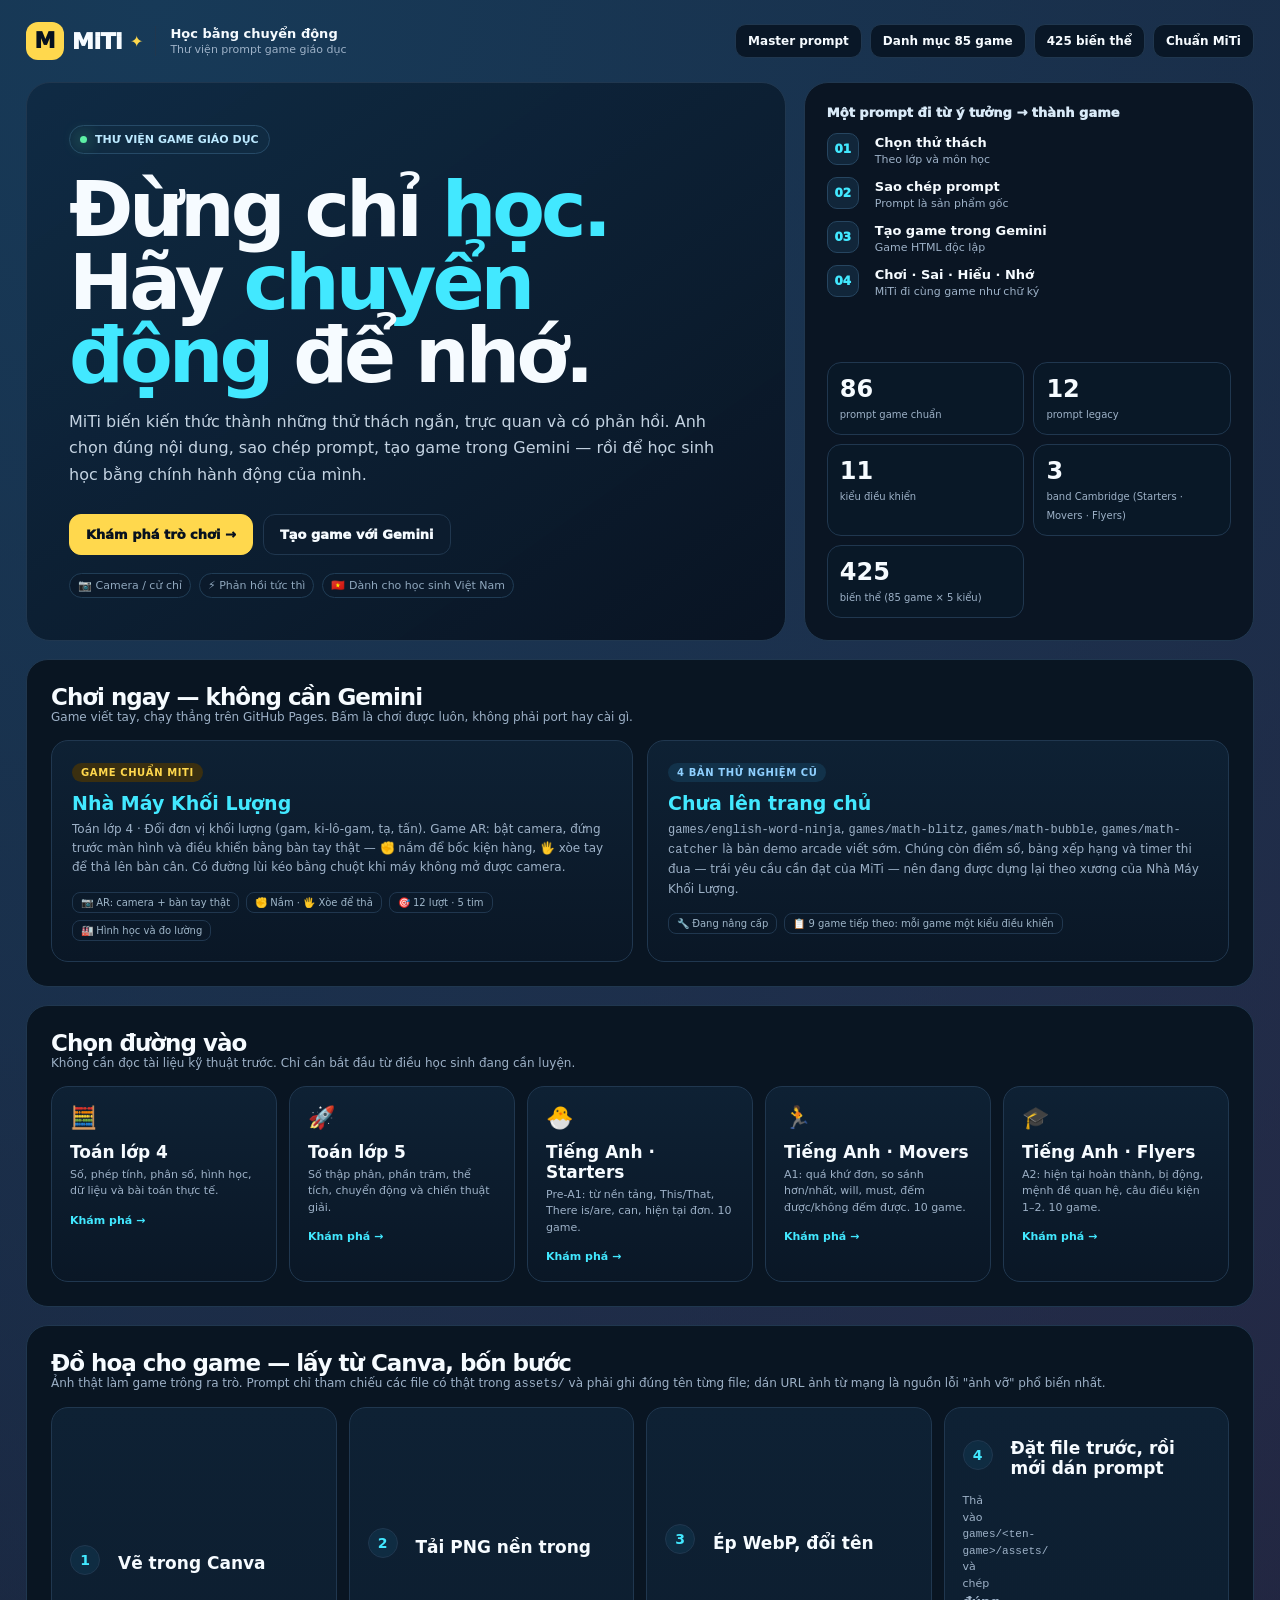
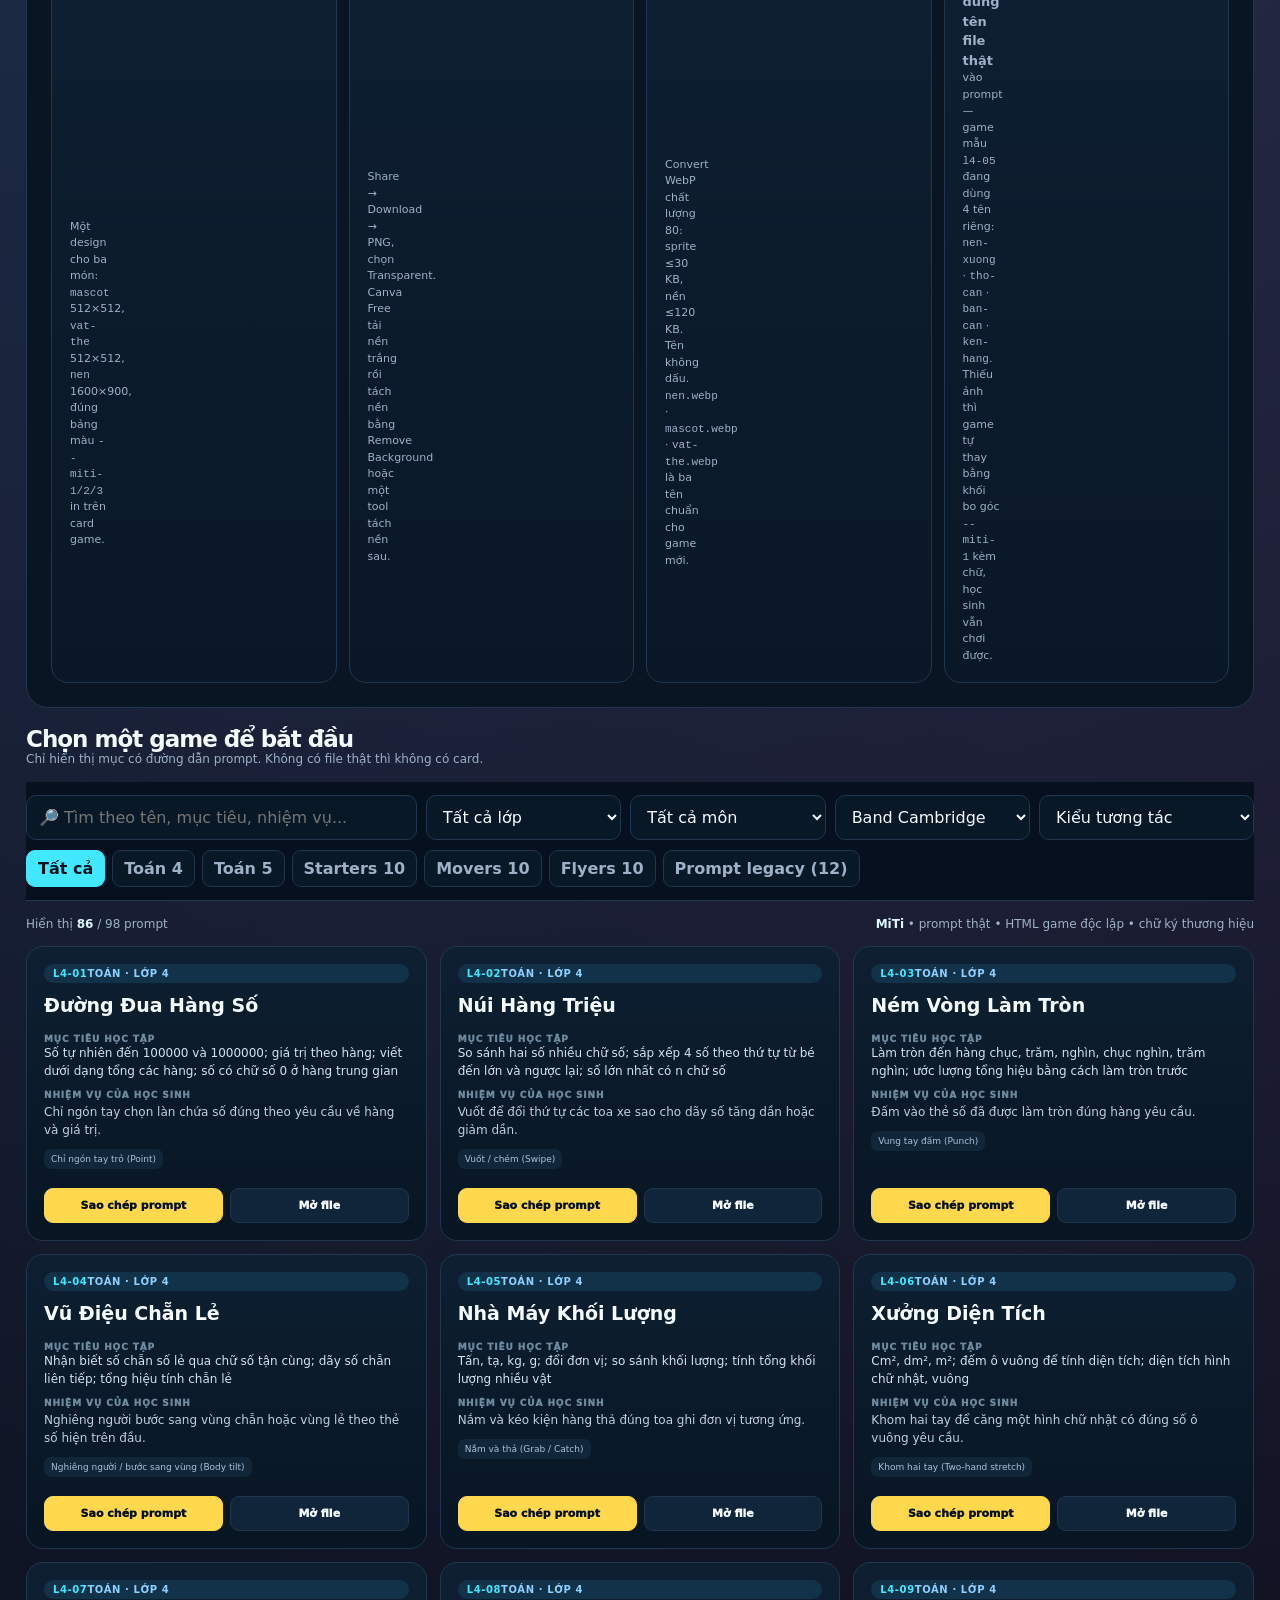
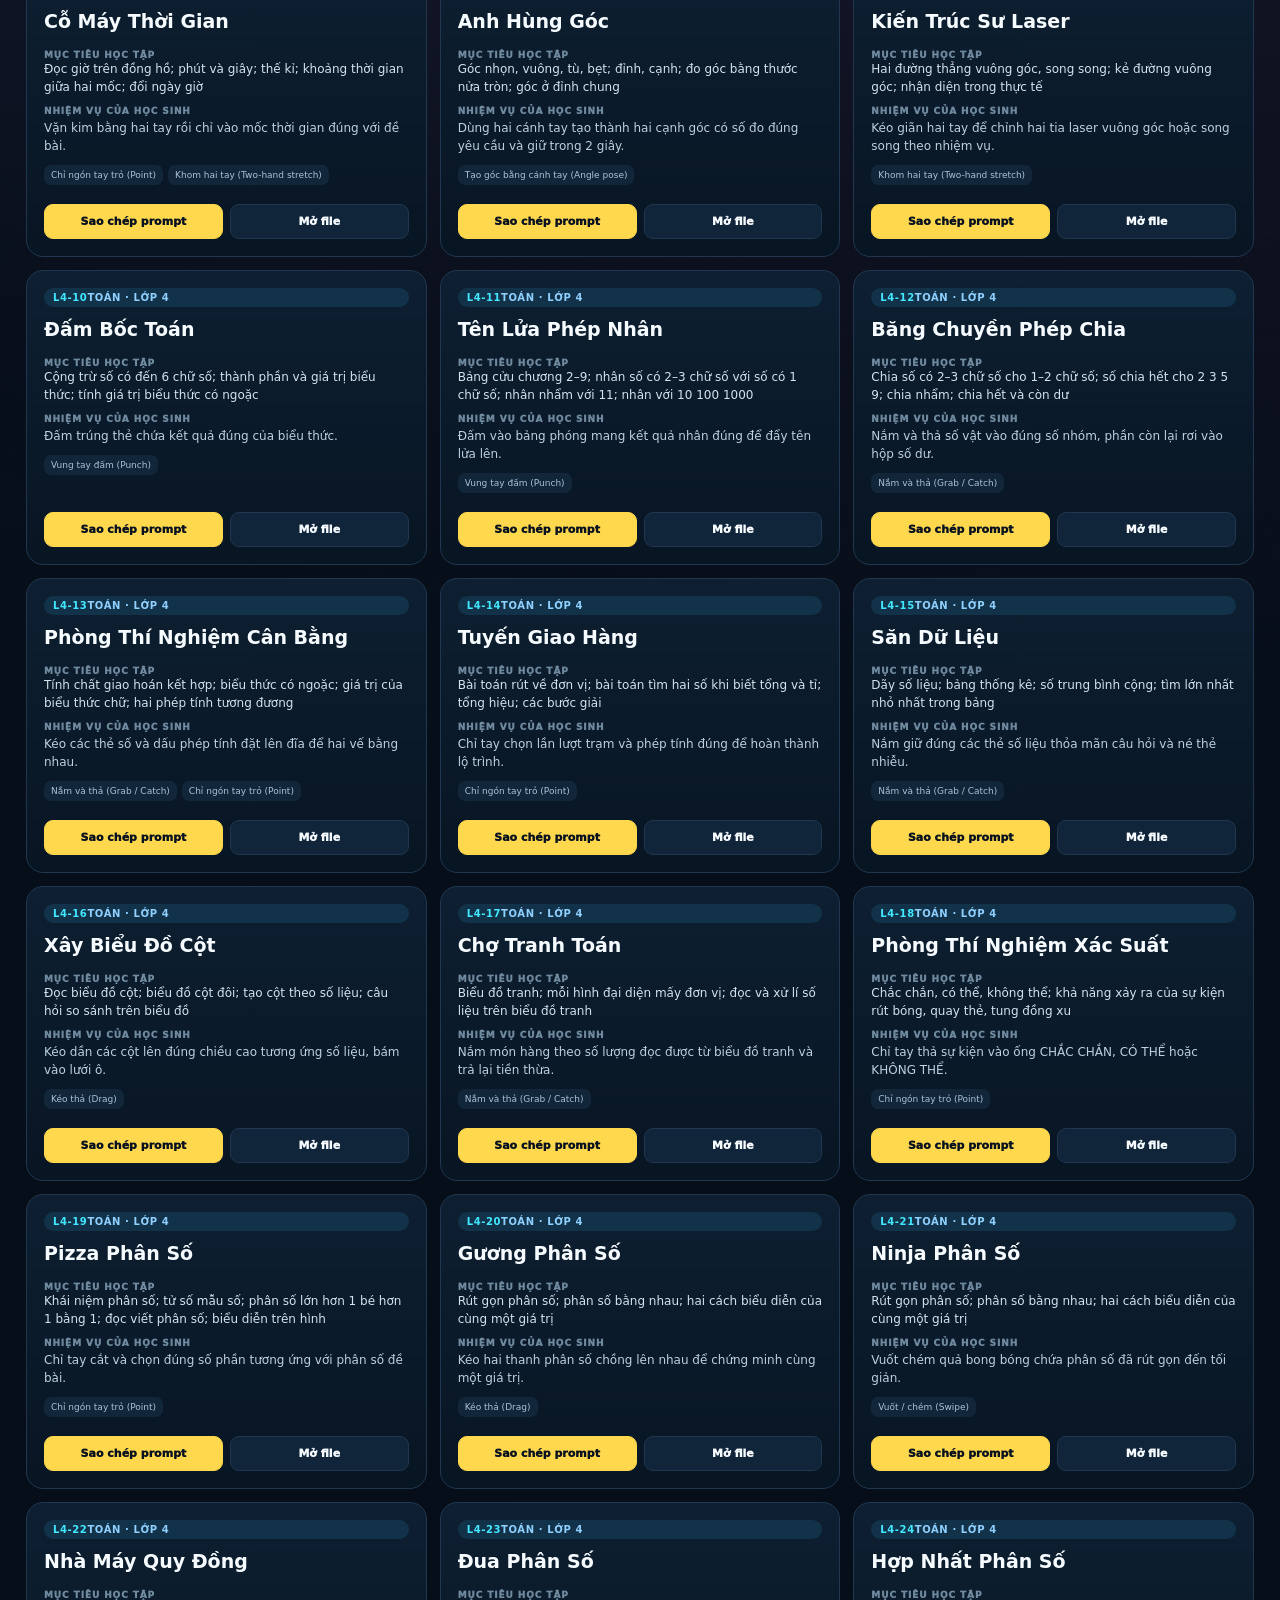
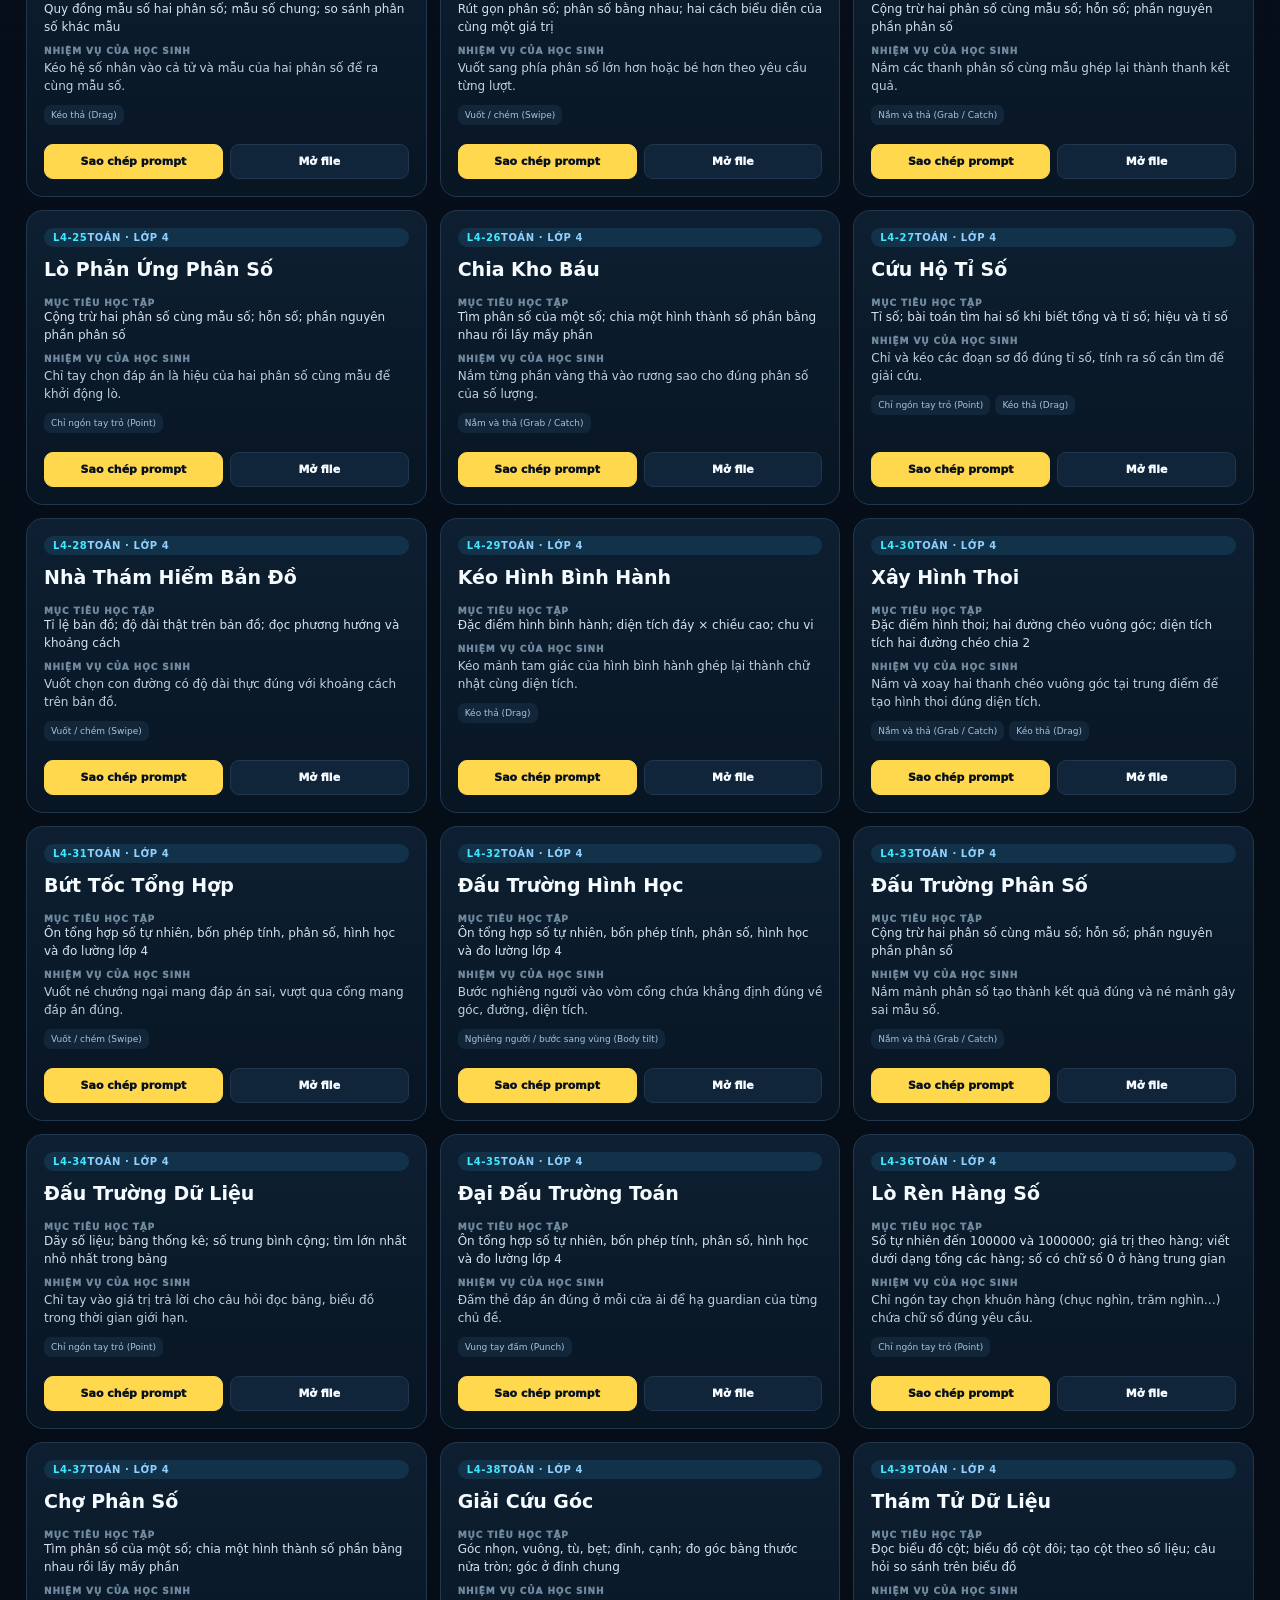
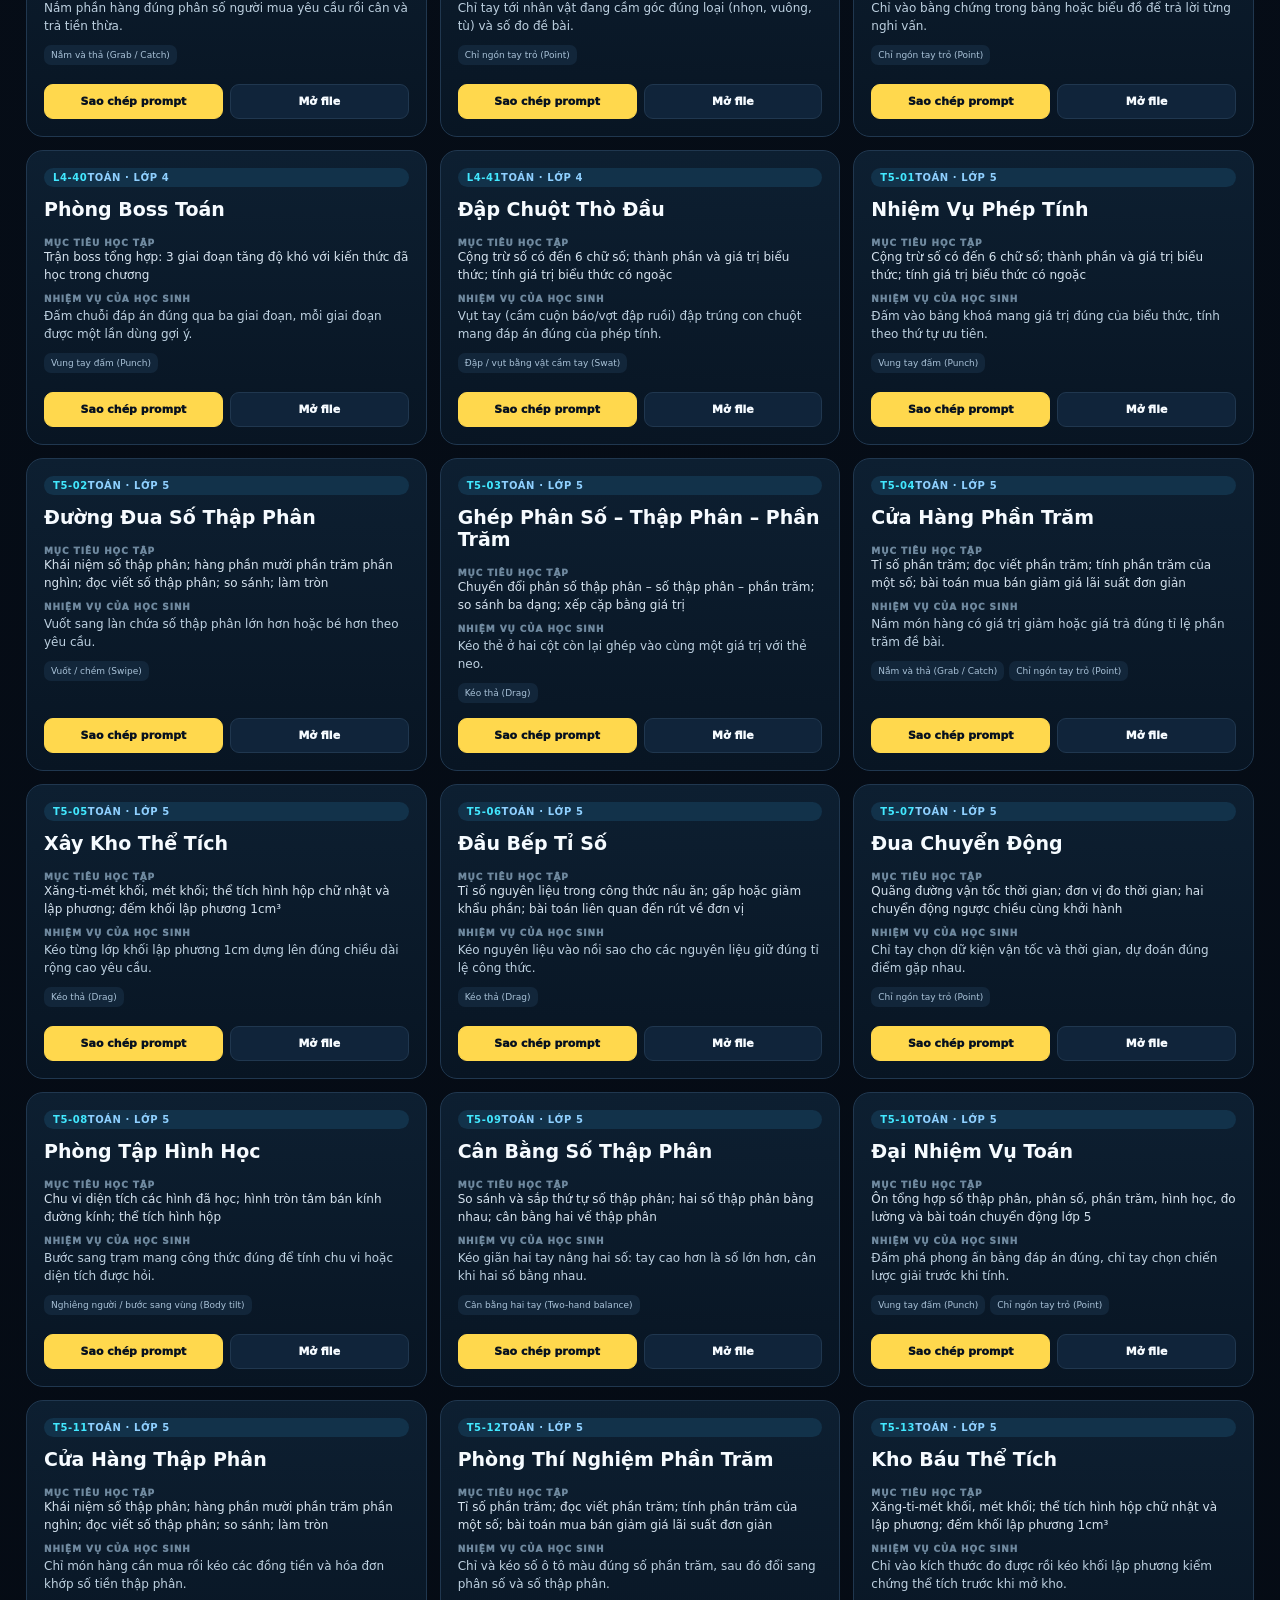
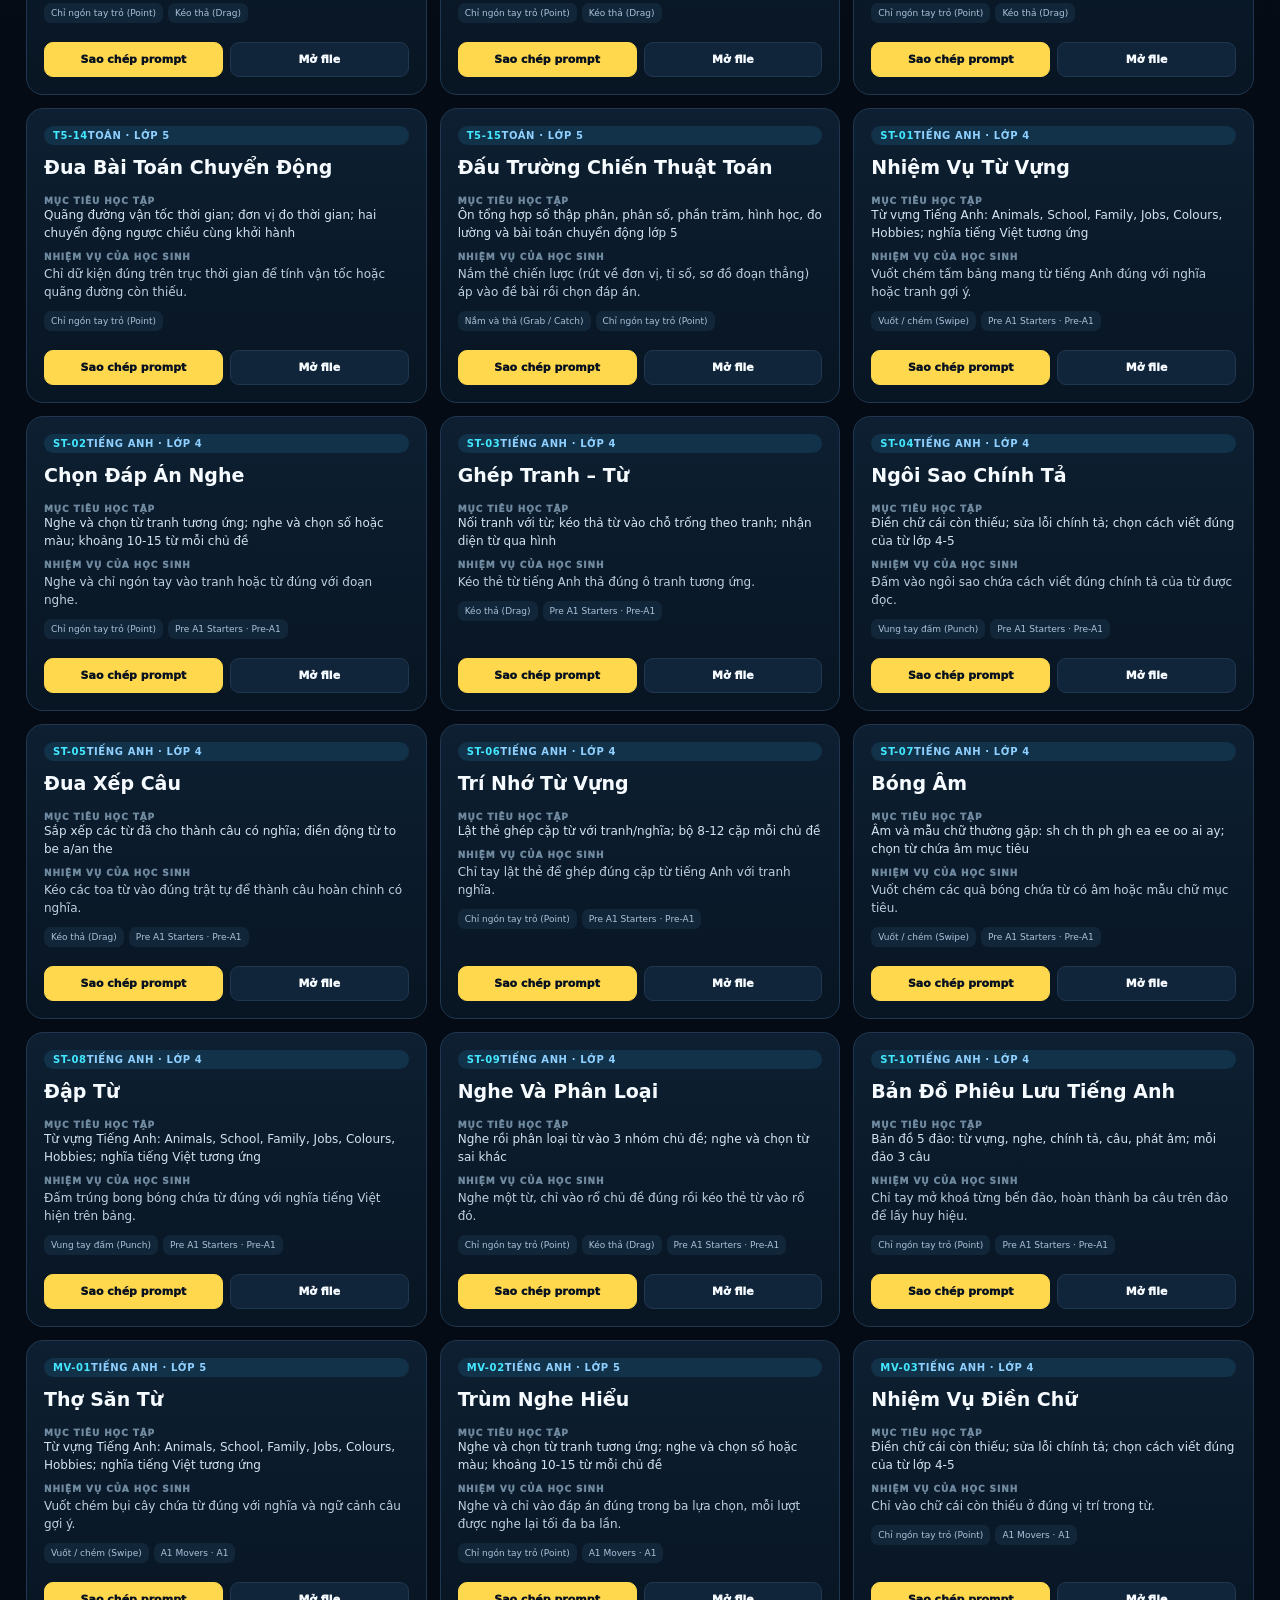
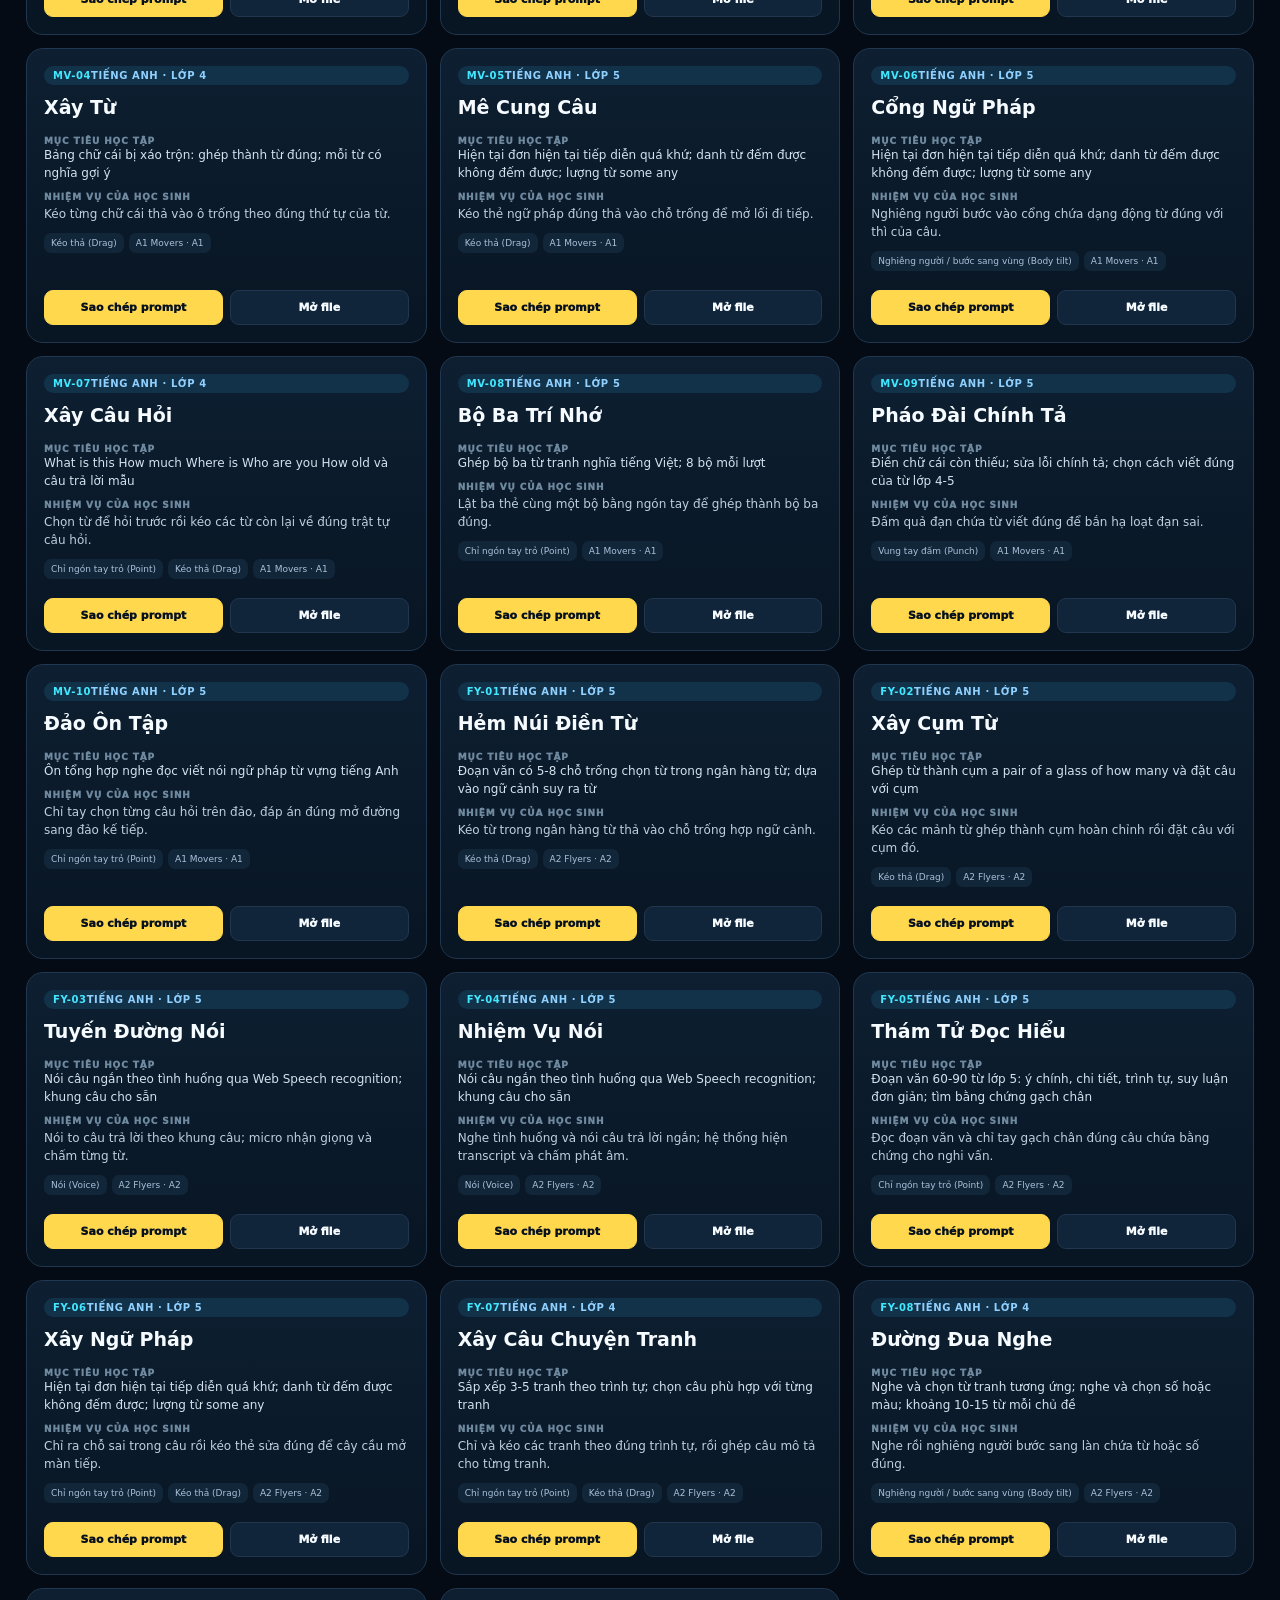
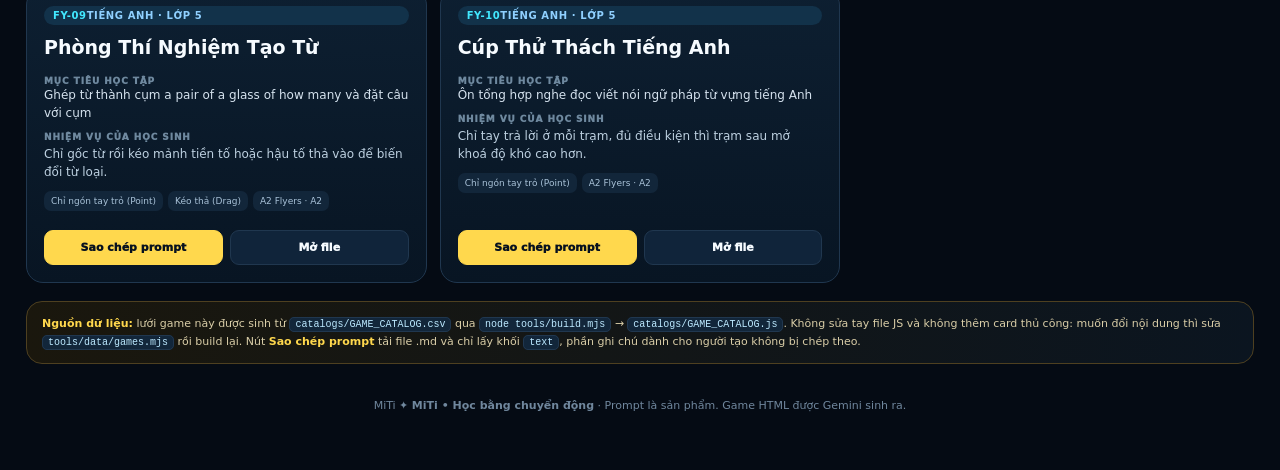
<file: index.html>
<!doctype html>
<html lang="vi">
<head>
<meta charset="utf-8">
<meta name="viewport" content="width=device-width,initial-scale=1">
<title>MiTi — Học bằng chuyển động</title>
<meta name="description" content="MiTi — thư viện prompt game giáo dục: chọn thử thách, sao chép prompt, tạo game và học bằng chuyển động.">
<style>
:root{--bg:#06101d;--panel:#0c1a2b;--panel2:#10243a;--text:#f6fbff;--muted:#9db1c7;--line:#20374f;--brand:#ffd84d;--cyan:#42e8ff;--pink:#ff5ca8;--green:#5df0a5}
*{box-sizing:border-box}html{scroll-behavior:smooth}body{margin:0;color:var(--text);font-family:Inter,system-ui,-apple-system,Segoe UI,sans-serif;background:
radial-gradient(circle at 12% 0,#173a58 0,transparent 30%),
radial-gradient(circle at 88% 10%,#321934 0,transparent 26%),
linear-gradient(180deg,#07111e,#050b14 75%);min-height:100vh}a{color:inherit;text-decoration:none}button,input,select{font:inherit}
.wrap{max-width:1320px;margin:auto;padding:22px 26px 60px}.top{display:flex;justify-content:space-between;align-items:center;gap:18px}.brand{display:flex;align-items:center;gap:12px}.brandmark{display:flex;align-items:center;gap:8px}.mark{width:38px;height:38px;border-radius:12px;background:var(--brand);display:grid;place-items:center;color:#07111f;font-weight:1000;font-size:21px}.wordmark{font-weight:1000;font-size:22px;letter-spacing:-.5px}.star{color:var(--brand);font-size:16px}.brandcopy{border-left:1px solid var(--line);padding-left:14px}.brandcopy b{display:block;font-size:13px}.brandcopy span{display:block;color:var(--muted);font-size:11px;margin-top:2px}.links{display:flex;gap:8px;flex-wrap:wrap}.ghost{border:1px solid var(--line);background:#091727;padding:9px 12px;border-radius:11px;font-size:12px;font-weight:800}.ghost:hover{border-color:var(--cyan)}
.hero{margin-top:22px;display:grid;grid-template-columns:1.35fr .8fr;gap:18px}.heroMain,.heroSide{border:1px solid var(--line);border-radius:24px;overflow:hidden}.heroMain{padding:42px;background:linear-gradient(145deg,rgba(15,42,67,.94),rgba(8,19,33,.98));position:relative}.eyebrow{display:inline-flex;gap:8px;align-items:center;padding:7px 10px;border-radius:999px;background:#102b42;border:1px solid #264a67;color:#bce9ff;font-size:11px;font-weight:900}.dot{width:7px;height:7px;border-radius:50%;background:var(--green);box-shadow:0 0 16px var(--green)}.hero h1{font-size:clamp(42px,6vw,78px);line-height:.95;letter-spacing:-4px;margin:20px 0 16px;max-width:820px}.hero h1 em{font-style:normal;color:var(--cyan)}.hero p{max-width:760px;color:#c4d3e2;font-size:16px;line-height:1.65;margin:0}.heroActions{display:flex;gap:10px;flex-wrap:wrap;margin-top:26px}.cta{display:inline-flex;align-items:center;justify-content:center;gap:8px;padding:12px 16px;border-radius:12px;font-weight:1000;font-size:13px;border:1px solid var(--line)}.cta.primary{background:var(--brand);color:#07111f;border-color:var(--brand)}.cta.secondary{background:#0c1c2e}.micro{display:flex;gap:8px;align-items:center;flex-wrap:wrap;margin-top:18px;color:#8fa7bd;font-size:11px}.pill{border:1px solid #203d56;background:#0b1a2b;padding:5px 8px;border-radius:999px}.heroSide{background:#0a1523;padding:22px;display:flex;flex-direction:column;justify-content:space-between}.sideTitle{font-size:13px;font-weight:1000;color:#d9eaf8}.flow{display:grid;gap:10px;margin-top:12px}.step{display:grid;grid-template-columns:38px 1fr;gap:10px;align-items:center}.num{width:32px;height:32px;border-radius:10px;background:#11263a;border:1px solid #264560;display:grid;place-items:center;font-size:12px;font-weight:1000;color:var(--cyan)}.step b{font-size:13px}.step span{display:block;color:var(--muted);font-size:11px;margin-top:2px}.sideStats{display:grid;grid-template-columns:1fr 1fr;gap:9px;margin-top:22px}.tinyStat{border:1px solid var(--line);background:#091827;border-radius:14px;padding:12px}.tinyStat strong{font-size:24px;display:block}.tinyStat span{font-size:10px;color:var(--muted)}
.choose{margin-top:18px;border:1px solid var(--line);border-radius:22px;background:#091522;padding:24px}.sectionHead{display:flex;align-items:end;justify-content:space-between;gap:14px;margin-bottom:16px}.sectionHead h2{margin:0;font-size:23px;letter-spacing:-1px}.sectionHead p{margin:0;color:var(--muted);font-size:12px}.routes{display:grid;grid-template-columns:repeat(5,1fr);gap:12px}.route{border:1px solid var(--line);background:linear-gradient(180deg,#0e2134,#0a1726);border-radius:17px;padding:18px;cursor:pointer;transition:.18s}.route:hover{transform:translateY(-2px);border-color:#356784}.route .icon{font-size:22px}.route h3{margin:12px 0 5px;font-size:17px}.route p{margin:0;color:var(--muted);font-size:11px;line-height:1.5}.route strong{display:block;margin-top:14px;color:var(--cyan);font-size:11px}.step{cursor:default}.step:hover{transform:none;border-color:var(--line)}.step .icon{display:grid;place-items:center;width:30px;height:30px;border-radius:50%;background:#0f2c42;border:1px solid var(--line);color:var(--cyan);font-weight:700;font-size:14px}.steps{grid-template-columns:repeat(4,1fr)}
.library{margin-top:18px}.toolbar{position:sticky;top:0;z-index:5;background:rgba(6,16,29,.94);backdrop-filter:blur(14px);padding:13px 0;border-bottom:1px solid var(--line);margin-bottom:16px}.filters{display:grid;grid-template-columns:2fr 1fr 1fr 1fr 1.1fr;gap:9px}.input,.select{width:100%;background:#091827;color:var(--text);border:1px solid var(--line);border-radius:10px;padding:11px 12px;outline:none}.input:focus,.select:focus{border-color:var(--cyan)}.tabs{display:flex;gap:7px;overflow:auto;margin-top:10px}.tab{white-space:nowrap;cursor:pointer;padding:8px 11px;border-radius:9px;border:1px solid var(--line);color:var(--muted);background:#091827;font-weight:800}.tab.active{background:var(--cyan);color:#07111f;border-color:var(--cyan)}
.libraryMeta{display:flex;justify-content:space-between;gap:15px;align-items:center;color:var(--muted);font-size:12px;margin:15px 0}.libraryMeta b{color:#dff7ff}.grid{display:grid;grid-template-columns:repeat(3,minmax(0,1fr));gap:13px}.card{background:linear-gradient(180deg,#0d1f31,#081523);border:1px solid var(--line);border-radius:17px;padding:17px;display:flex;flex-direction:column;min-height:295px;transition:.18s}.card:hover{transform:translateY(-2px);border-color:#355b76}.badge{display:flex;justify-content:space-between;gap:8px;color:var(--muted);font-size:10px;font-weight:900}.badge strong{color:var(--cyan)}.card h3{margin:11px 0 8px;font-size:19px}.label{font-size:9px;text-transform:uppercase;letter-spacing:.1em;color:#6f899f;font-weight:1000;margin-top:10px}.objective,.mission{font-size:12px;line-height:1.5}.objective{color:#d5e2ee}.mission{color:#bdd0e0;margin-top:3px}.chips{display:flex;flex-wrap:wrap;gap:5px;margin-top:10px}.chip{font-size:9px;padding:5px 7px;border-radius:7px;background:#12263a;color:#a9c2d8}.actions{display:flex;gap:7px;margin-top:auto;padding-top:15px}.action{flex:1;text-align:center;padding:10px;border-radius:9px;font-size:11px;font-weight:1000;border:1px solid var(--line)}.primary{background:var(--brand);color:#07111f;border-color:var(--brand)}.secondary{background:#10243a}.empty{padding:50px;text-align:center;color:var(--muted);border:1px dashed var(--line);border-radius:15px;grid-column:1/-1}
.note{margin-top:18px;border:1px solid #4e4020;background:linear-gradient(90deg,#1a170d,#0b1520);border-radius:16px;padding:13px 15px;color:#d9cda7;font-size:11px;line-height:1.55}.note b{color:var(--brand)}
.note code{background:#12263a;border:1px solid var(--line);border-radius:5px;padding:1px 5px;font-size:10px;color:#bce9ff}
.action[disabled]{opacity:.65;cursor:default}
footer{padding:35px 0 0;color:#70879d;text-align:center;font-size:11px}@media(max-width:1050px){.hero{grid-template-columns:1fr}.routes{grid-template-columns:repeat(2,1fr)}.grid{grid-template-columns:repeat(2,1fr)}}@media(max-width:700px){.wrap{padding:16px 14px 45px}.top{align-items:flex-start;flex-direction:column}.brandcopy{display:none}.links{width:100%}.heroMain{padding:25px}.hero h1{letter-spacing:-2.5px}.filters{grid-template-columns:1fr 1fr}.filters .input{grid-column:1/-1}.routes{grid-template-columns:1fr}.grid{grid-template-columns:1fr}.sectionHead,.libraryMeta{align-items:flex-start;flex-direction:column}}
.playGrid{display:grid;grid-template-columns:repeat(2,1fr);gap:14px}.playCard{position:relative;border:1px solid var(--line);background:linear-gradient(180deg,#0e2134,#0a1726);border-radius:17px;padding:20px;display:block;text-decoration:none;transition:.18s}.playCard:hover{transform:translateY(-2px);border-color:#356784}.playCard h3{margin:10px 0 6px;font-size:19px;color:var(--cyan)}.playCard p{margin:0;color:var(--muted);font-size:12px;line-height:1.6}.badge{display:inline-block;padding:4px 9px;border-radius:999px;font-size:10px;letter-spacing:.6px;text-transform:uppercase;background:#12324a;color:#8fd0ff}.badge.gold{background:#3a2f10;color:#ffd84d}.playMeta{display:flex;flex-wrap:wrap;gap:7px;margin-top:14px}.playMeta span{font-size:10px;color:#9fb6c9;border:1px solid var(--line);border-radius:8px;padding:4px 8px}.playNote{margin:14px 0 0;color:var(--muted);font-size:11px;line-height:1.6}@media(max-width:700px){.playGrid{grid-template-columns:1fr}}
</style>
</head>
<body>
<div class="wrap">
<header class="top">
  <div class="brand">
    <div class="brandmark"><div class="mark">M</div><div class="wordmark">MiTi</div><div class="star">✦</div></div>
    <div class="brandcopy"><b>Học bằng chuyển động</b><span>Thư viện prompt game giáo dục</span></div>
  </div>
  <nav class="links">
    <a class="ghost" href="prompts/00-master-canvas-prompt.md">Master prompt</a>
    <a class="ghost" href="catalogs/GAME_CATALOG.md">Danh mục 85 game</a>
    <a class="ghost" href="prompts/VARIANTS_425.md">425 biến thể</a>
    <a class="ghost" href="prompts/BRAND_MITI.md">Chuẩn MiTi</a>
  </nav>
</header>

<section class="hero">
  <div class="heroMain">
    <span class="eyebrow"><span class="dot"></span> THƯ VIỆN GAME GIÁO DỤC</span>
    <h1>Đừng chỉ <em>học.</em><br>Hãy <em>chuyển động</em> để nhớ.</h1>
    <p>MiTi biến kiến thức thành những thử thách ngắn, trực quan và có phản hồi. Anh chọn đúng nội dung, sao chép prompt, tạo game trong Gemini — rồi để học sinh học bằng chính hành động của mình.</p>
    <div class="heroActions">
      <a class="cta primary" href="#library">Khám phá trò chơi →</a>
      <a class="cta secondary" href="prompts/00-master-canvas-prompt.md">Tạo game với Gemini</a>
    </div>
    <div class="micro"><span class="pill">📷 Camera / cử chỉ</span><span class="pill">⚡ Phản hồi tức thì</span><span class="pill">🇻🇳 Dành cho học sinh Việt Nam</span></div>
  </div>
  <aside class="heroSide">
    <div>
      <div class="sideTitle">Một prompt đi từ ý tưởng → thành game</div>
      <div class="flow">
        <div class="step"><div class="num">01</div><div><b>Chọn thử thách</b><span>Theo lớp và môn học</span></div></div>
        <div class="step"><div class="num">02</div><div><b>Sao chép prompt</b><span>Prompt là sản phẩm gốc</span></div></div>
        <div class="step"><div class="num">03</div><div><b>Tạo game trong Gemini</b><span>Game HTML độc lập</span></div></div>
        <div class="step"><div class="num">04</div><div><b>Chơi · Sai · Hiểu · Nhớ</b><span>MiTi đi cùng game như chữ ký</span></div></div>
      </div>
    </div>
    <div class="sideStats">
      <div class="tinyStat"><strong id="realGames">—</strong><span>prompt game chuẩn</span></div>
      <div class="tinyStat"><strong id="legacyGames">—</strong><span>prompt legacy</span></div>
      <div class="tinyStat"><strong id="controlKinds">—</strong><span>kiểu điều khiển</span></div>
      <div class="tinyStat"><strong id="bandKinds">—</strong><span>band Cambridge (Starters · Movers · Flyers)</span></div>
      <div class="tinyStat"><strong>425</strong><span>biến thể (85 game × 5 kiểu)</span></div>
    </div>
  </aside>
</section>

<section class="choose">
  <div class="sectionHead"><div><h2>Chơi ngay — không cần Gemini</h2><p>Game viết tay, chạy thẳng trên GitHub Pages. Bấm là chơi được luôn, không phải port hay cài gì.</p></div></div>
  <div class="playGrid">
    <a class="playCard" href="games/l4-05-nha-may-khoi-luong/">
      <span class="badge gold">Game chuẩn MiTi</span>
      <h3>Nhà Máy Khối Lượng</h3>
      <p>Toán lớp 4 · Đổi đơn vị khối lượng (gam, ki-lô-gam, tạ, tấn). Game AR: bật camera, đứng trước màn hình và điều khiển bằng bàn tay thật — ✊ nắm để bốc kiện hàng, 🖐️ xòe tay để thả lên bàn cân. Có đường lùi kéo bằng chuột khi máy không mở được camera.</p>
      <div class="playMeta"><span>📷 AR: camera + bàn tay thật</span><span>✊ Nắm · 🖐️ Xòe để thả</span><span>🎯 12 lượt · 5 tim</span><span>🏭 Hình học và đo lường</span></div>
    </a>
    <div class="playCard">
      <span class="badge">4 bản thử nghiệm cũ</span>
      <h3>Chưa lên trang chủ</h3>
      <p><code>games/english-word-ninja</code>, <code>games/math-blitz</code>, <code>games/math-bubble</code>, <code>games/math-catcher</code> là bản demo arcade viết sớm. Chúng còn điểm số, bảng xếp hạng và timer thi đua — trái yêu cầu cần đạt của MiTi — nên đang được dựng lại theo xương của Nhà Máy Khối Lượng.</p>
      <div class="playMeta"><span>🔧 Đang nâng cấp</span><span>📋 9 game tiếp theo: mỗi game một kiểu điều khiển</span></div>
    </div>
  </div>
</section>

<section class="choose">
  <div class="sectionHead"><div><h2>Chọn đường vào</h2><p>Không cần đọc tài liệu kỹ thuật trước. Chỉ cần bắt đầu từ điều học sinh đang cần luyện.</p></div></div>
  <div class="routes">
    <a class="route" href="#library" data-jump="grade4"><div class="icon">🧮</div><h3>Toán lớp 4</h3><p>Số, phép tính, phân số, hình học, dữ liệu và bài toán thực tế.</p><strong>Khám phá →</strong></a>
    <a class="route" href="#library" data-jump="grade5"><div class="icon">🚀</div><h3>Toán lớp 5</h3><p>Số thập phân, phần trăm, thể tích, chuyển động và chiến thuật giải.</p><strong>Khám phá →</strong></a>
    <a class="route" href="#library" data-jump="engSt"><div class="icon">🐣</div><h3>Tiếng Anh · Starters</h3><p>Pre-A1: từ nền tảng, This/That, There is/are, can, hiện tại đơn. 10 game.</p><strong>Khám phá →</strong></a>
    <a class="route" href="#library" data-jump="engMv"><div class="icon">🏃</div><h3>Tiếng Anh · Movers</h3><p>A1: quá khứ đơn, so sánh hơn/nhất, will, must, đếm được/không đếm được. 10 game.</p><strong>Khám phá →</strong></a>
    <a class="route" href="#library" data-jump="engFy"><div class="icon">🎓</div><h3>Tiếng Anh · Flyers</h3><p>A2: hiện tại hoàn thành, bị động, mệnh đề quan hệ, câu điều kiện 1–2. 10 game.</p><strong>Khám phá →</strong></a>
  </div>
</section>

<section class="choose">
  <div class="sectionHead"><div><h2>Đồ hoạ cho game — lấy từ Canva, bốn bước</h2><p>Ảnh thật làm game trông ra trò. Prompt chỉ tham chiếu các file có thật trong <code>assets/</code> và phải ghi đúng tên từng file; dán URL ảnh từ mạng là nguồn lỗi "ảnh vỡ" phổ biến nhất.</p></div></div>
  <div class="routes steps">
    <div class="route step"><div class="icon">1</div><h3>Vẽ trong Canva</h3><p>Một design cho ba món: <code>mascot</code> 512×512, <code>vat-the</code> 512×512, <code>nen</code> 1600×900, đúng bảng màu <code>--miti-1/2/3</code> in trên card game.</p></div>
    <div class="route step"><div class="icon">2</div><h3>Tải PNG nền trong</h3><p>Share → Download → PNG, chọn Transparent. Canva Free tải nền trắng rồi tách nền bằng Remove Background hoặc một tool tách nền sau.</p></div>
    <div class="route step"><div class="icon">3</div><h3>Ép WebP, đổi tên</h3><p>Convert WebP chất lượng 80: sprite ≤30 KB, nền ≤120 KB. Tên không dấu. <code>nen.webp</code> · <code>mascot.webp</code> · <code>vat-the.webp</code> là ba tên chuẩn cho game mới.</p></div>
    <div class="route step"><div class="icon">4</div><h3>Đặt file trước, rồi mới dán prompt</h3><p>Thả vào <code>games/&lt;ten-game&gt;/assets/</code> và chép <b>đúng tên file thật</b> vào prompt — game mẫu <code>l4-05</code> đang dùng 4 tên riêng: <code>nen-xuong</code> · <code>tho-can</code> · <code>ban-can</code> · <code>ken-hang</code>. Thiếu ảnh thì game tự thay bằng khối bo góc <code>--miti-1</code> kèm chữ, học sinh vẫn chơi được.</p></div>
  </div>
</section>

<section class="library" id="library">
  <div class="sectionHead"><div><h2>Chọn một game để bắt đầu</h2><p>Chỉ hiển thị mục có đường dẫn prompt. Không có file thật thì không có card.</p></div></div>
  <div class="toolbar">
    <div class="filters">
      <input id="search" class="input" placeholder="🔎 Tìm theo tên, mục tiêu, nhiệm vụ...">
      <select id="grade" class="select"><option value="">Tất cả lớp</option><option value="4">Lớp 4</option><option value="5">Lớp 5</option></select>
      <select id="subject" class="select"><option value="">Tất cả môn</option><option>Toán</option><option>Tiếng Anh</option></select>
      <select id="band" class="select"><option value="">Band Cambridge</option><option value="ST">Pre A1 Starters</option><option value="MV">A1 Movers</option><option value="FY">A2 Flyers</option></select>
      <select id="control" class="select"><option value="">Kiểu tương tác</option></select>
    </div>
    <div class="tabs" id="tabs">
      <button class="tab active" data-tab="">Tất cả</button>
      <button class="tab" data-tab="Toán|4">Toán 4</button>
      <button class="tab" data-tab="Toán|5">Toán 5</button>
      <button class="tab" data-tab="band|ST">Starters</button>
      <button class="tab" data-tab="band|MV">Movers</button>
      <button class="tab" data-tab="band|FY">Flyers</button>
      <button class="tab" data-tab="legacy">Prompt legacy</button>
    </div>
  </div>
  <div class="libraryMeta"><span id="count"></span><span><b>MiTi</b> • prompt thật • HTML game độc lập • chữ ký thương hiệu</span></div>
  <main id="grid" class="grid"></main>
  <div class="note"><b>Nguồn dữ liệu:</b> lưới game này được sinh từ <code>catalogs/GAME_CATALOG.csv</code> qua <code>node tools/build.mjs</code> → <code>catalogs/GAME_CATALOG.js</code>. Không sửa tay file JS và không thêm card thủ công: muốn đổi nội dung thì sửa <code>tools/data/games.mjs</code> rồi build lại. Nút <b>Sao chép prompt</b> tải file .md và chỉ lấy khối <code>text</code>, phần ghi chú dành cho người tạo không bị chép theo.</div>
</section>

<footer>MiTi ✦ <b>MiTi • Học bằng chuyển động</b> · Prompt là sản phẩm. Game HTML được Gemini sinh ra.</footer>
</div>

<script src="catalogs/GAME_CATALOG.js"></script>
<script>
const CAT = window.MITI_CATALOG || { games: [], legacy: [], controls: [] };
const ALL = CAT.games.concat(CAT.legacy);
const state = { q: '', grade: '', subject: '', band: '', control: '', tab: '' };

const esc = (s) => String(s).replace(/[&<>"]/g, (c) => ({ '&': '&amp;', '<': '&lt;', '>': '&gt;', '"': '&quot;' }[c]));
const $ = (id) => document.getElementById(id);

CAT.controls.forEach((c) => {
  const o = document.createElement('option');
  o.value = c.code;
  o.textContent = c.vi + ' (' + c.count + ')';
  $('control').appendChild(o);
});

$('realGames').textContent = CAT.games.length;
$('legacyGames').textContent = CAT.legacy.length;
$('controlKinds').textContent = CAT.controls.length;
$('bandKinds').textContent = (CAT.bands || []).length;
document.querySelector('[data-tab="legacy"]').textContent = 'Prompt legacy (' + CAT.legacy.length + ')';
(CAT.bands || []).forEach((b) => {
  const t = document.querySelector('.tab[data-tab="band|' + b.code + '"]');
  if (t) t.textContent = b.label + ' ' + b.count;
});

function visible() {
  const q = state.q.trim().toLowerCase();
  return ALL.filter((g) => {
    if (state.tab === 'legacy') { if (!g.legacy) return false; }
    else if (g.legacy) return false;
    else if (state.tab) {
      if (state.tab.startsWith('band|')) { if (g.band !== state.tab.slice(5)) return false; }
      else { const [mon, lop] = state.tab.split('|'); if (g.subject !== mon || g.grade !== lop) return false; }
    }
    if (state.grade && g.grade !== state.grade) return false;
    if (state.subject && g.subject !== state.subject) return false;
    if (state.band && g.band !== state.band) return false;
    if (state.control && !g.controls.includes(state.control)) return false;
    if (q && !(g.id + ' ' + g.name + ' ' + g.objective + ' ' + g.mission + ' ' + (g.bandName || '') + ' ' + g.controls.join(' ')).toLowerCase().includes(q)) return false;
    return true;
  });
}

function card(g) {
  const chips = g.controlLabels.map((c) => '<span class="chip">' + esc(c) + '</span>').join('')
    + (g.band ? '<span class="chip">' + esc(g.bandName) + ' · ' + esc(g.bandCefr) + '</span>' : '')
    + (g.legacy ? '<span class="chip">LEGACY</span>' : '');
  return '<article class="card">' +
    '<div class="badge"><strong>' + esc(g.id) + '</strong><span>' + esc(g.subject) + ' · Lớp ' + esc(g.grade) + '</span></div>' +
    '<h3>' + esc(g.name) + '</h3>' +
    '<div class="label">Mục tiêu học tập</div><div class="objective">' + esc(g.objective) + '</div>' +
    '<div class="label">Nhiệm vụ của học sinh</div><div class="mission">' + esc(g.mission) + '</div>' +
    '<div class="chips">' + chips + '</div>' +
    '<div class="actions">' +
      '<button class="action primary" data-copy="' + esc(g.prompt) + '">Sao chép prompt</button>' +
      '<a class="action secondary" href="' + esc(g.prompt) + '">Mở file</a>' +
    '</div></article>';
}

function draw() {
  const list = visible();
  $('count').innerHTML = 'Hiển thị <b>' + list.length + '</b> / ' + ALL.length + ' prompt' + (state.tab === 'legacy' ? ' (nhóm legacy — không dùng làm khuôn cho game mới)' : '');
  $('grid').innerHTML = list.length ? list.map(card).join('') : '<div class="empty">Không có prompt nào khớp bộ lọc. Đổi kiểu tương tác hoặc bỏ trống ô tìm kiếm.</div>';
}

// Lấy đúng khối prompt trong file .md: khối fenced đầu tiên, bỏ qua ghi chú dành cho người tạo.
function extractPrompt(md) {
  const m = md.match(/^```[a-zA-Z]*\r?\n([\s\S]*?)^```/m);
  return (m ? m[1] : md).trim();
}

async function copyText(text) {
  try { await navigator.clipboard.writeText(text); return true; }
  catch (e) {
    const ta = document.createElement('textarea');
    ta.value = text;
    ta.setAttribute('readonly', '');
    ta.style.cssText = 'position:fixed;top:-1000px';
    document.body.appendChild(ta);
    ta.select();
    let ok = false;
    try { ok = document.execCommand('copy'); } catch (_) { ok = false; }
    ta.remove();
    return ok;
  }
}

function toast(msg) {
  let t = $('toast');
  if (!t) {
    t = document.createElement('div');
    t.id = 'toast';
    t.style.cssText = 'position:fixed;left:50%;bottom:26px;transform:translateX(-50%);background:#ffd84d;color:#07111f;font-weight:900;font-size:13px;padding:12px 18px;border-radius:12px;z-index:50;box-shadow:0 10px 30px rgba(0,0,0,.45)';
    document.body.appendChild(t);
  }
  t.textContent = msg;
  clearTimeout(t._h);
  t._h = setTimeout(() => t.remove(), 2600);
}

$('grid').addEventListener('click', async (e) => {
  const btn = e.target.closest('[data-copy]');
  if (!btn) return;
  const path = btn.dataset.copy;
  btn.disabled = true;
  const old = btn.textContent;
  btn.textContent = 'Đang lấy...';
  try {
    const res = await fetch(path, { cache: 'no-store' });
    if (!res.ok) throw new Error(res.status);
    const ok = await copyText(extractPrompt(await res.text()));
    btn.textContent = ok ? 'Đã chép ✓' : 'Bấm lại để chép';
    toast(ok ? 'Đã chép prompt — dán vào Gemini (chế độ Canvas) là có game.' : 'Trình duyệt chặn clipboard. Mở file prompt bằng nút bên cạnh rồi chọn toàn bộ khối text để chép.');
  } catch (err) {
    btn.textContent = 'Mở file để chép';
    toast('Không tải được file prompt khi mở bằng file:///. Hãy mở dashboard qua GitHub Pages hoặc mở trực tiếp file prompt.');
    window.open(path, '_blank');
  }
  setTimeout(() => { btn.textContent = old; btn.disabled = false; }, 1800);
});

$('search').addEventListener('input', (e) => { state.q = e.target.value; draw(); });
['grade', 'subject', 'band', 'control'].forEach((id) => $(id).addEventListener('change', (e) => { state[id] = e.target.value; draw(); }));
$('tabs').addEventListener('click', (e) => {
  const t = e.target.closest('.tab');
  if (!t) return;
  document.querySelectorAll('.tab').forEach((x) => x.classList.toggle('active', x === t));
  state.tab = t.dataset.tab;
  state.grade = state.subject = state.band = '';
  $('grade').value = '';
  $('subject').value = '';
  $('band').value = '';
  draw();
});
document.querySelectorAll('.route[data-jump]').forEach((r) => r.addEventListener('click', () => {
  const jump = r.dataset.jump;
  const map = { grade4: 'Toán|4', grade5: 'Toán|5', engSt: 'band|ST', engMv: 'band|MV', engFy: 'band|FY' };
  const t = document.querySelector('.tab[data-tab="' + (map[jump] || '') + '"]');
  if (t) t.click();
}));

if (!CAT.games.length) {
  $('grid').innerHTML = '<div class="empty">Chưa có dữ liệu. Chạy <b>node tools/build.mjs</b> để sinh catalogs/GAME_CATALOG.js rồi tải lại trang.</div>';
} else draw();
</script>
</body>
</html>
</file>
